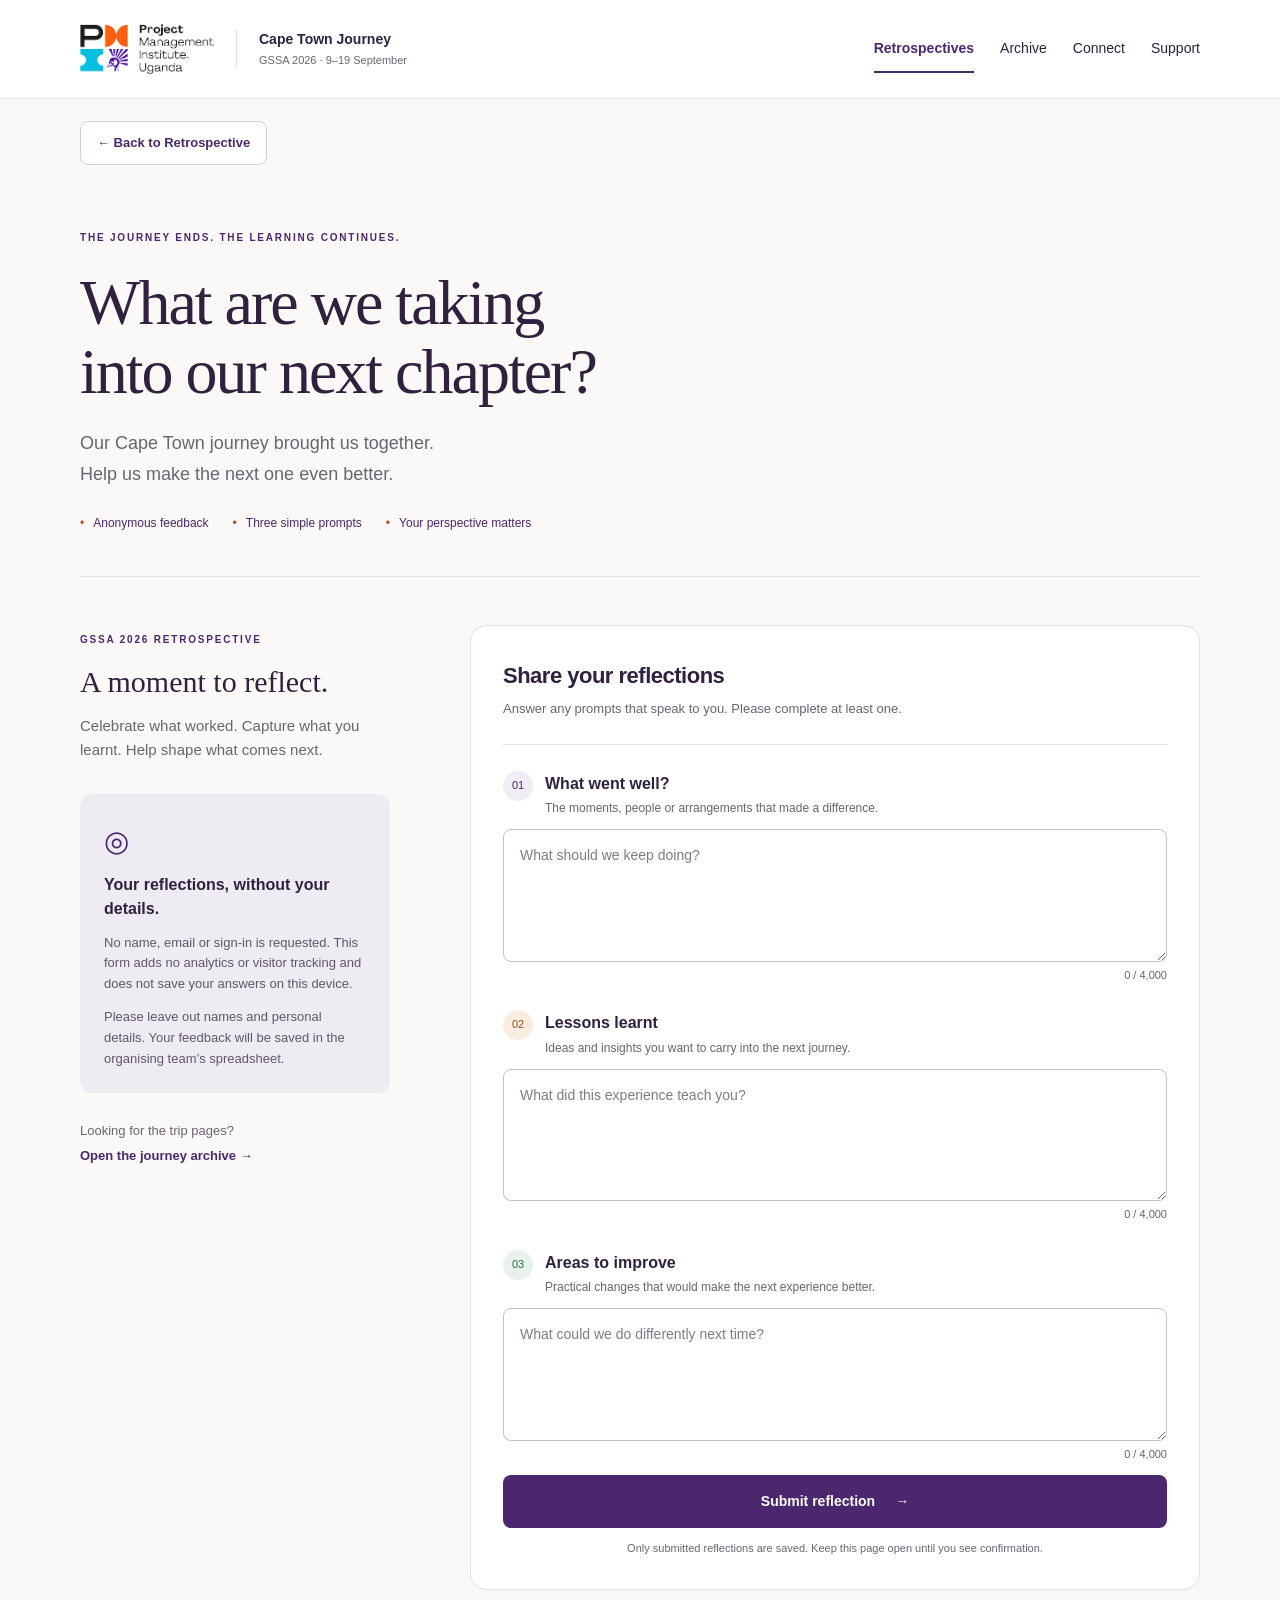
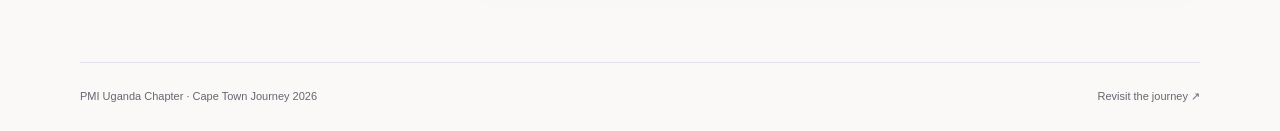
<file: index.html>
<!doctype html>
<html lang="en"><head><meta charset="utf-8"><meta name="viewport" content="width=device-width,initial-scale=1"><meta name="theme-color" content="#32204d"><meta name="description" content="Reflect on the PMI Uganda Cape Town journey and revisit our journey archive."><title>Retrospectives · PMI Uganda GSSA 2026</title><link rel="icon" href="app-icon.png"><link rel="manifest" href="manifest.webmanifest"><link rel="stylesheet" href="retrospectives.css"></head><body><a class="skip" href="#main">Skip to content</a><header><div class="shell top"><a class="brand" href="index.html"><img src="PMI-Logo-Uganda.png" alt="PMI Uganda Chapter"><span>Cape Town Journey<small>GSSA 2026 · 9–19 September</small></span></a><nav aria-label="Main navigation"><a href="index.html" aria-current="page">Retrospectives</a><a href="archive.html" >Archive</a><a href="connect.html">Connect</a><a href="support.html">Support</a></nav></div></header><div class="shell back-row"><a class="back-button" href="index.html">← Back to Retrospective</a></div><main id="main"><section class="intro shell"><div class="eyebrow">THE JOURNEY ENDS. THE LEARNING CONTINUES.</div><h1>What are we taking<br>into our next chapter?</h1><p>Our Cape Town journey brought us together.<br>Help us make the next one even better.</p><div class="intro-meta"><span>Anonymous feedback</span><span>Three simple prompts</span><span>Your perspective matters</span></div></section><div class="shell layout"><aside class="context"><span class="eyebrow">GSSA 2026 RETROSPECTIVE</span><h2>A moment to reflect.</h2><p>Celebrate what worked. Capture what you learnt. Help shape what comes next.</p><div class="privacy"><span class="privacy-icon" aria-hidden="true">◎</span><h3>Your reflections, without your details.</h3><p>No name, email or sign-in is requested. This form adds no analytics or visitor tracking and does not save your answers on this device.</p><p>Please leave out names and personal details. Your feedback will be saved in the organising team’s spreadsheet.</p></div><a class="archive-link" href="archive.html">Looking for the trip pages? <span>Open the journey archive →</span></a></aside><div><form id="retroForm" autocomplete="off"><div class="form-heading"><h2>Share your reflections</h2><p>Answer any prompts that speak to you. Please complete at least one.</p></div><section class="prompt"><div class="prompt-heading"><span class="number">01</span><div><label for="went_well">What went well?</label><p id="went_well-hint">The moments, people or arrangements that made a difference.</p></div></div><textarea id="went_well" name="went_well" rows="4" maxlength="4000" aria-describedby="went_well-hint went_well-count" placeholder="What should we keep doing?"></textarea><div class="count" id="went_well-count">0 / 4,000</div></section><section class="prompt"><div class="prompt-heading"><span class="number">02</span><div><label for="lessons_learnt">Lessons learnt</label><p id="lessons_learnt-hint">Ideas and insights you want to carry into the next journey.</p></div></div><textarea id="lessons_learnt" name="lessons_learnt" rows="4" maxlength="4000" aria-describedby="lessons_learnt-hint lessons_learnt-count" placeholder="What did this experience teach you?"></textarea><div class="count" id="lessons_learnt-count">0 / 4,000</div></section><section class="prompt"><div class="prompt-heading"><span class="number">03</span><div><label for="areas_to_improve">Areas to improve</label><p id="areas_to_improve-hint">Practical changes that would make the next experience better.</p></div></div><textarea id="areas_to_improve" name="areas_to_improve" rows="4" maxlength="4000" aria-describedby="areas_to_improve-hint areas_to_improve-count" placeholder="What could we do differently next time?"></textarea><div class="count" id="areas_to_improve-count">0 / 4,000</div></section><div class="submit-area"><p id="formStatus" role="status" tabindex="-1"></p><button class="primary" id="submitRetro" type="submit">Submit reflection <span aria-hidden="true">→</span></button><p class="small">Only submitted reflections are saved. Keep this page open until you see confirmation.</p></div></form><section class="success" id="success" hidden tabindex="-1"><span class="success-mark" aria-hidden="true">✓</span><div class="eyebrow">REFLECTION RECEIVED</div><h2>Thank you for helping<br>us grow.</h2><p>Your reflection has been saved for the organising team to review.</p><a class="primary" href="archive.html">Explore the archive →</a><button class="text-button" id="another" type="button">Share another reflection</button></section><noscript><p>Enable JavaScript to submit a reflection.</p></noscript></div></div></main><footer class="shell footer"><span>PMI Uganda Chapter · Cape Town Journey 2026</span><a href="archive.html">Revisit the journey ↗</a></footer><script src="retrospectives.js"></script></body></html>
</file>
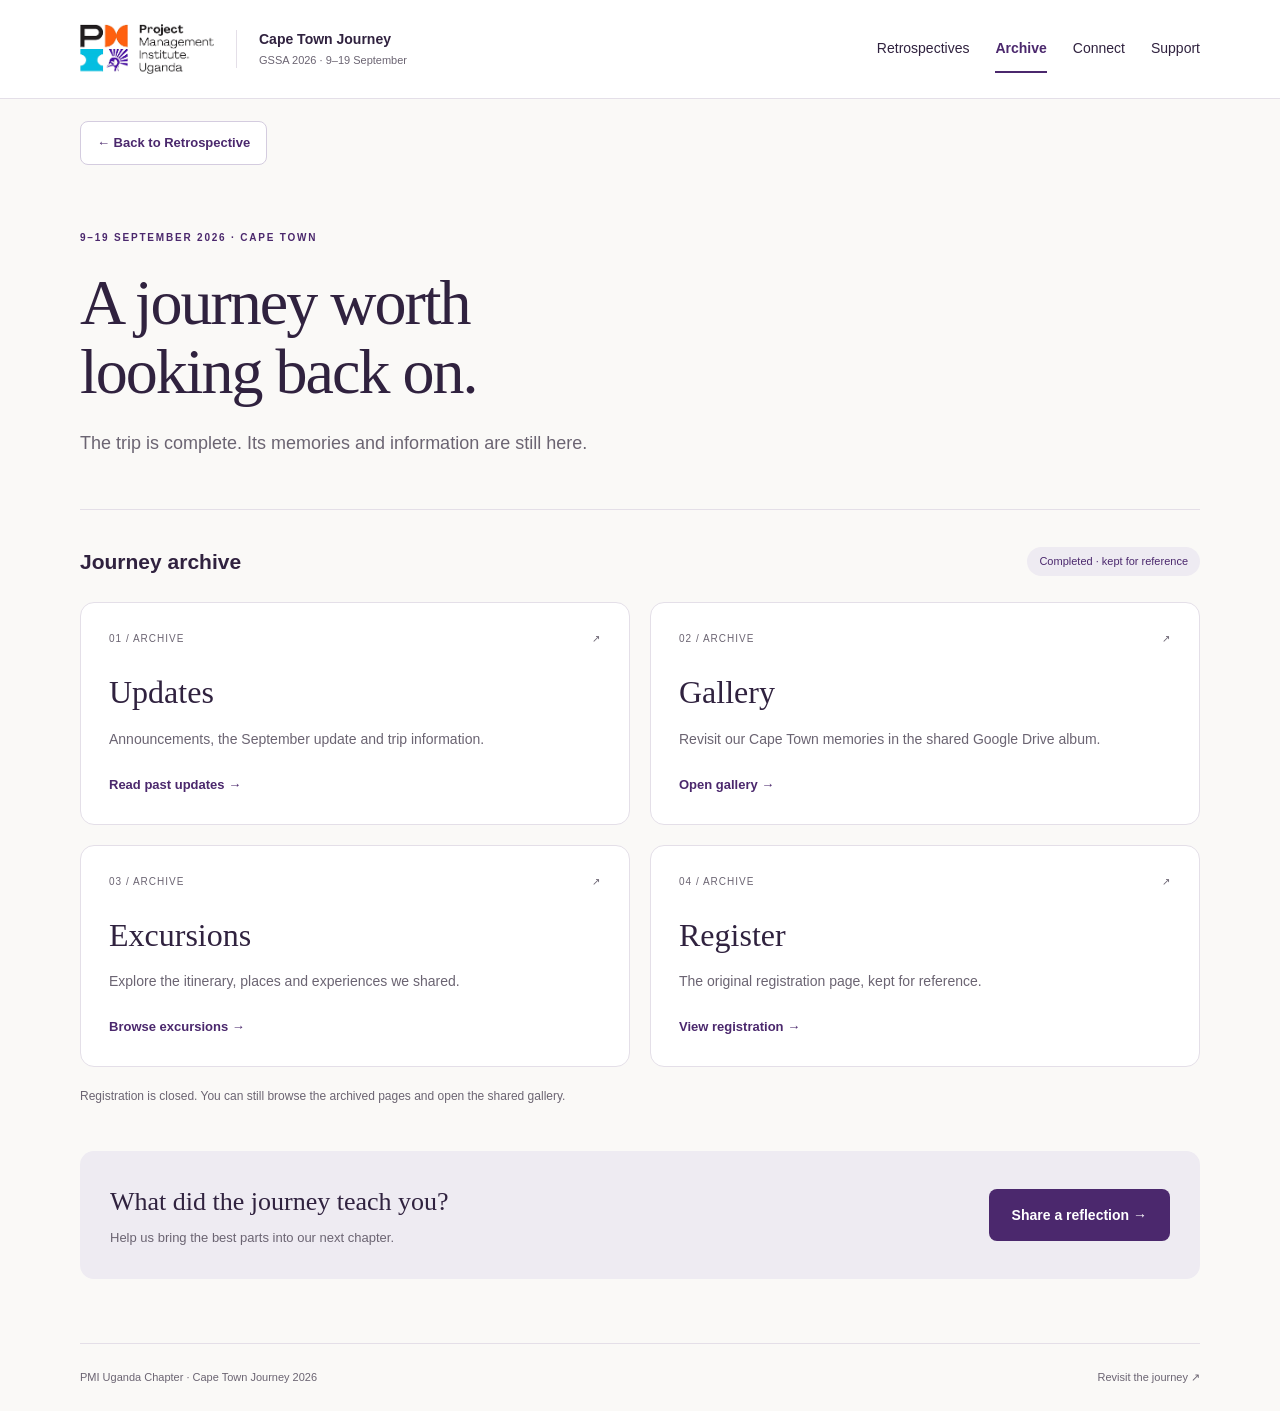
<file: archive.html>
<!doctype html>
<html lang="en"><head><meta charset="utf-8"><meta name="viewport" content="width=device-width,initial-scale=1"><meta name="theme-color" content="#32204d"><meta name="description" content="Reflect on the PMI Uganda Cape Town journey and revisit our journey archive."><title>Archive · PMI Uganda GSSA 2026</title><link rel="icon" href="app-icon.png"><link rel="manifest" href="manifest.webmanifest"><link rel="stylesheet" href="retrospectives.css"></head><body><a class="skip" href="#main">Skip to content</a><header><div class="shell top"><a class="brand" href="index.html"><img src="PMI-Logo-Uganda.png" alt="PMI Uganda Chapter"><span>Cape Town Journey<small>GSSA 2026 · 9–19 September</small></span></a><nav aria-label="Main navigation"><a href="index.html" >Retrospectives</a><a href="archive.html" aria-current="page">Archive</a><a href="connect.html">Connect</a><a href="support.html">Support</a></nav></div></header><div class="shell back-row"><a class="back-button" href="index.html">← Back to Retrospective</a></div><main id="main"><section class="intro shell archive-intro"><div class="eyebrow">9–19 SEPTEMBER 2026 · CAPE TOWN</div><h1>A journey worth<br>looking back on.</h1><p>The trip is complete. Its memories and information are still here.</p></section><section class="shell archive-section"><div class="archive-heading"><h2>Journey archive</h2><span class="closed">Completed · kept for reference</span></div><div class="archive-grid"><a class="archive-card" href="journey.html#updates"><span class="card-top"><span>01 / ARCHIVE</span><span aria-hidden="true">↗</span></span><h3>Updates</h3><p>Announcements, the September update and trip information.</p><span class="card-action">Read past updates →</span></a><a class="archive-card" href="gallery.html"><span class="card-top"><span>02 / ARCHIVE</span><span aria-hidden="true">↗</span></span><h3>Gallery</h3><p>Revisit our Cape Town memories in the shared Google Drive album.</p><span class="card-action">Open gallery →</span></a><a class="archive-card" href="journey.html#album"><span class="card-top"><span>03 / ARCHIVE</span><span aria-hidden="true">↗</span></span><h3>Excursions</h3><p>Explore the itinerary, places and experiences we shared.</p><span class="card-action">Browse excursions →</span></a><a class="archive-card" href="journey.html#register"><span class="card-top"><span>04 / ARCHIVE</span><span aria-hidden="true">↗</span></span><h3>Register</h3><p>The original registration page, kept for reference.</p><span class="card-action">View registration →</span></a></div><p class="archive-note">Registration is closed. You can still browse the archived pages and open the shared gallery.</p><div class="reflect-banner"><div><h2>What did the journey teach you?</h2><p>Help us bring the best parts into our next chapter.</p></div><a class="primary" href="index.html">Share a reflection →</a></div></section></main><footer class="shell footer"><span>PMI Uganda Chapter · Cape Town Journey 2026</span><a href="archive.html">Revisit the journey ↗</a></footer><script>if("serviceWorker" in navigator) navigator.serviceWorker.register("./sw.js").catch(()=>{});</script></body></html>
</file>
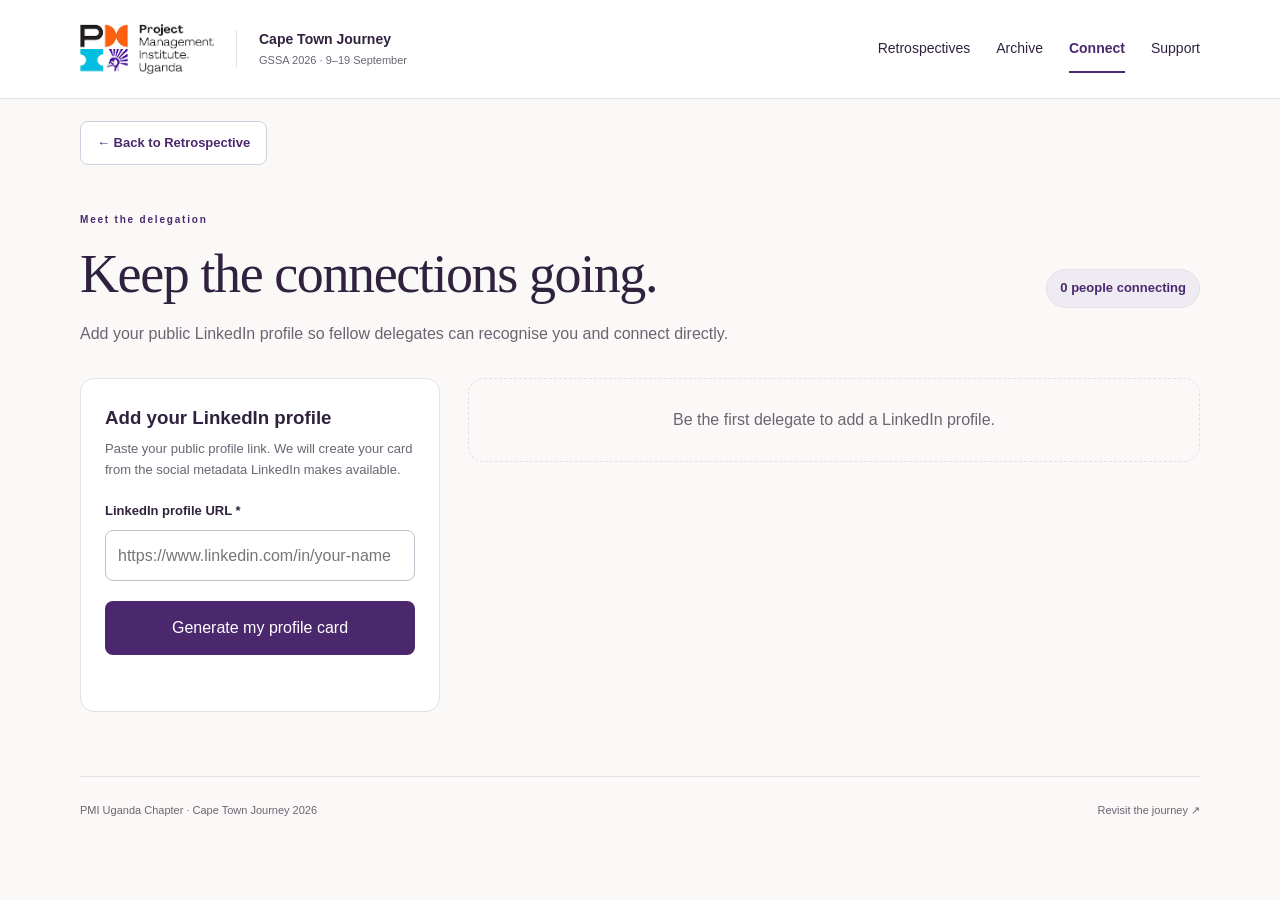
<file: connect.html>
<!doctype html><html lang="en"><head><meta charset="utf-8"><meta name="viewport" content="width=device-width,initial-scale=1"><meta name="theme-color" content="#32204d"><title>Connect · PMI Uganda GSSA 2026</title><link rel="icon" href="app-icon.png"><link rel="manifest" href="manifest.webmanifest"><link rel="stylesheet" href="retrospectives.css"><link rel="stylesheet" href="community.css"></head><body><a class="skip" href="#main">Skip to content</a><header><div class="shell top"><a class="brand" href="index.html"><img src="PMI-Logo-Uganda.png" alt="PMI Uganda Chapter"><span>Cape Town Journey<small>GSSA 2026 · 9–19 September</small></span></a><nav aria-label="Main navigation"><a href="index.html">Retrospectives</a><a href="archive.html" >Archive</a><a href="connect.html" aria-current="page">Connect</a><a href="support.html">Support</a></nav></div></header><div class="shell back-row"><a class="back-button" href="index.html">← Back to Retrospective</a></div><main id="main"><section class="block connect-block" id="connect" aria-labelledby="connectTitle">
  <div class="wrap">
    <span class="eyebrow">Meet the delegation</span>
    <div class="connect-head">
      <div>
        <h1 class="page-title" id="connectTitle">Keep the connections going.</h1>
        <p class="sub">Add your public LinkedIn profile so fellow delegates can recognise you and connect directly.</p>
      </div>
      <span class="connect-count" id="connectCount" aria-live="polite">0 people connecting</span>
    </div>
    <div class="connect-layout">
      <form class="connect-form" id="connectForm">
        <h3>Add your LinkedIn profile</h3>
        <p>Paste your public profile link. We will create your card from the social metadata LinkedIn makes available.</p>
        <div class="field">
          <label for="linkedinUrl">LinkedIn profile URL <span class="req">*</span></label>
          <input id="linkedinUrl" name="linkedin_url" type="url" inputmode="url" autocomplete="url" required placeholder="https://www.linkedin.com/in/your-name" />
        </div>
        <button class="submit" id="connectSubmit" type="submit">Generate my profile card</button>
        <div class="connect-msg" id="connectMsg" role="status"></div>
      </form>
      <div class="connect-grid" id="connectGrid" aria-live="polite"></div>
    </div>
  </div>
</section></main><footer class="shell footer"><span>PMI Uganda Chapter · Cape Town Journey 2026</span><a href="archive.html">Revisit the journey ↗</a></footer><script src="connect.js"></script><script>if("serviceWorker" in navigator)navigator.serviceWorker.register("./sw.js").catch(()=>{});</script></body></html>
</file>
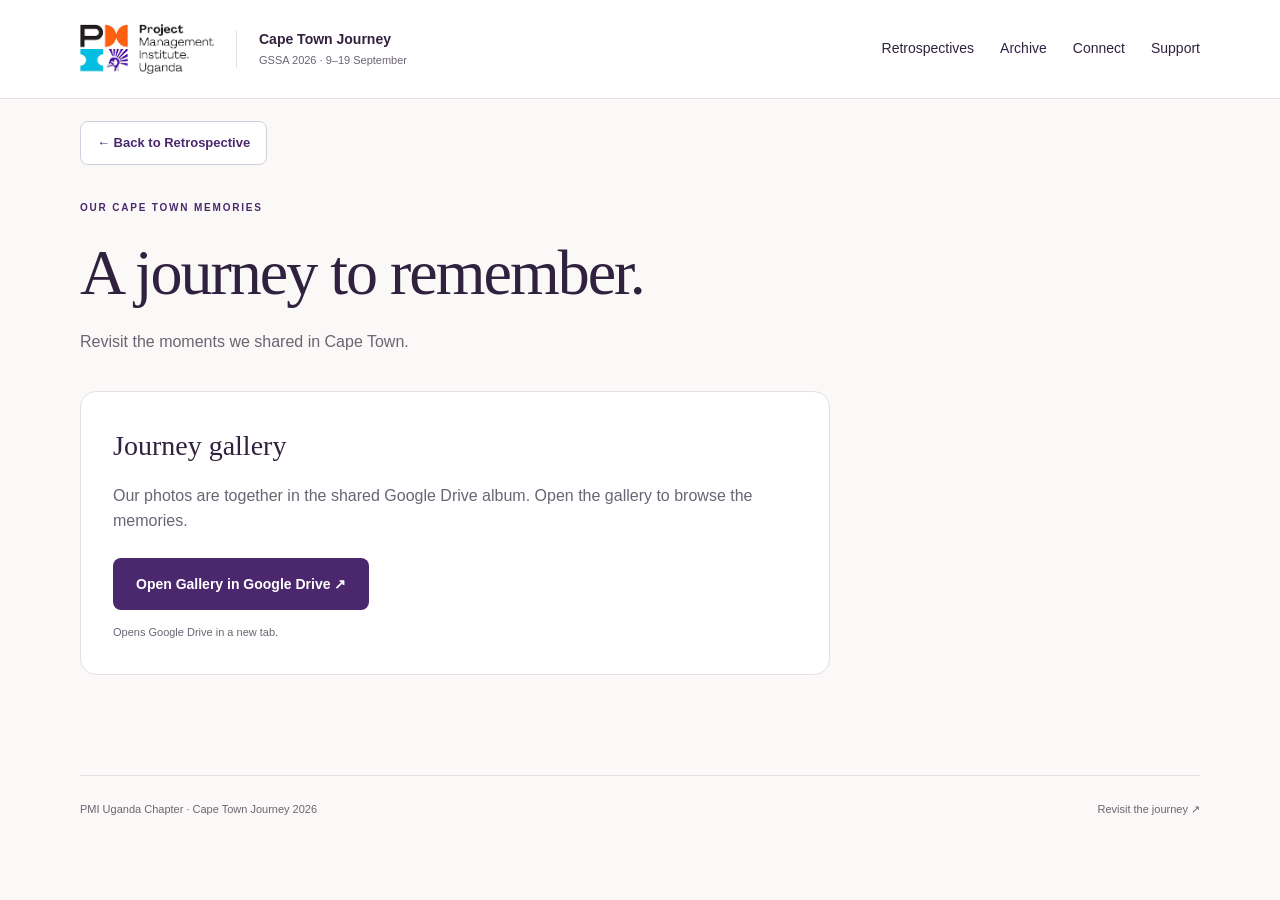
<file: gallery.html>
<!doctype html><html lang="en"><head><meta charset="utf-8"><meta name="viewport" content="width=device-width,initial-scale=1"><meta name="theme-color" content="#32204d"><title>Gallery · PMI Uganda GSSA 2026</title><link rel="icon" href="app-icon.png"><link rel="manifest" href="manifest.webmanifest"><link rel="stylesheet" href="retrospectives.css"><link rel="stylesheet" href="community.css"></head><body><a class="skip" href="#main">Skip to content</a><header><div class="shell top"><a class="brand" href="index.html"><img src="PMI-Logo-Uganda.png" alt="PMI Uganda Chapter"><span>Cape Town Journey<small>GSSA 2026 · 9–19 September</small></span></a><nav aria-label="Main navigation"><a href="index.html">Retrospectives</a><a href="archive.html" >Archive</a><a href="connect.html">Connect</a><a href="support.html">Support</a></nav></div></header><div class="shell back-row"><a class="back-button" href="index.html">← Back to Retrospective</a></div><main id="main"><section class="shell archive-section"><div class="eyebrow">OUR CAPE TOWN MEMORIES</div><h1>A journey to remember.</h1><p class="sub">Revisit the moments we shared in Cape Town.</p><div class="gallery-box"><h2>Journey gallery</h2><p>Our photos are together in the shared Google Drive album. Open the gallery to browse the memories.</p><a class="primary" href="https://drive.google.com/drive/folders/1PMlwA8EriPjg7OmfKvftVEdtlxUf18Ed?usp=sharing" target="_blank" rel="noopener noreferrer">Open Gallery in Google Drive ↗</a><p class="small">Opens Google Drive in a new tab.</p></div></section></main><footer class="shell footer"><span>PMI Uganda Chapter · Cape Town Journey 2026</span><a href="archive.html">Revisit the journey ↗</a></footer><script>if("serviceWorker" in navigator)navigator.serviceWorker.register("./sw.js").catch(()=>{});</script></body></html>
</file>
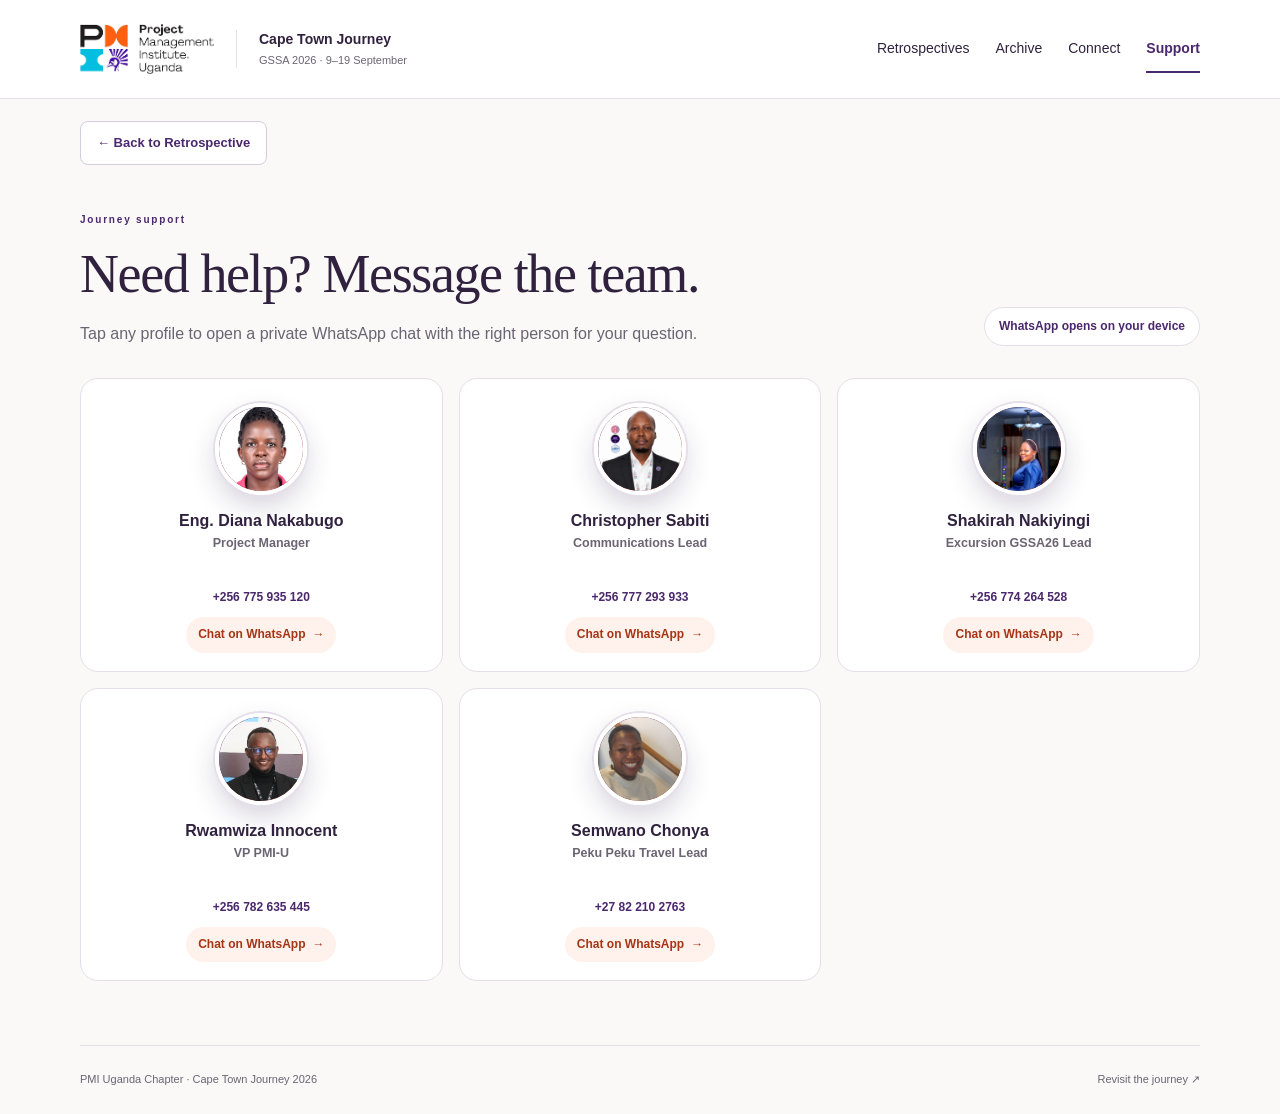
<file: support.html>
<!doctype html><html lang="en"><head><meta charset="utf-8"><meta name="viewport" content="width=device-width,initial-scale=1"><meta name="theme-color" content="#32204d"><title>Support · PMI Uganda GSSA 2026</title><link rel="icon" href="app-icon.png"><link rel="manifest" href="manifest.webmanifest"><link rel="stylesheet" href="retrospectives.css"><link rel="stylesheet" href="community.css"></head><body><a class="skip" href="#main">Skip to content</a><header><div class="shell top"><a class="brand" href="index.html"><img src="PMI-Logo-Uganda.png" alt="PMI Uganda Chapter"><span>Cape Town Journey<small>GSSA 2026 · 9–19 September</small></span></a><nav aria-label="Main navigation"><a href="index.html">Retrospectives</a><a href="archive.html" >Archive</a><a href="connect.html">Connect</a><a href="support.html" aria-current="page">Support</a></nav></div></header><div class="shell back-row"><a class="back-button" href="index.html">← Back to Retrospective</a></div><main id="main"><section class="block support-block" id="support" aria-labelledby="supportTitle">
  <div class="wrap">
    <div class="support-head">
      <div>
        <span class="eyebrow">Journey support</span>
        <h1 class="page-title" id="supportTitle">Need help? Message the team.</h1>
        <p class="sub">Tap any profile to open a private WhatsApp chat with the right person for your question.</p>
      </div>
      <div class="support-hint" aria-hidden="true">WhatsApp opens on your device</div>
    </div>

    <div class="support-grid">
      <a class="support-card" href="https://wa.me/256775935120" target="_blank" rel="noopener noreferrer" aria-label="Message Eng. Diana Nakabugo, Project Manager, on WhatsApp">
        <span class="profile-thumb"><img src="Profile%20Pics/Eng.%20Diana%20Nakabugo.jpeg" alt="Eng. Diana Nakabugo" loading="lazy" /></span>
        <h3>Eng. Diana Nakabugo</h3>
        <span class="support-role">Project Manager</span>
        <span class="support-phone">+256 775 935 120</span>
        <span class="whatsapp-action">Chat on WhatsApp <span aria-hidden="true">&rarr;</span></span>
      </a>

      <a class="support-card" href="https://wa.me/256777293933" target="_blank" rel="noopener noreferrer" aria-label="Message Christopher Sabiti, Communications Lead, on WhatsApp">
        <span class="profile-thumb"><img src="Profile%20Pics/Christopher%20Sabiti.png" alt="Christopher Sabiti" loading="lazy" /></span>
        <h3>Christopher Sabiti</h3>
        <span class="support-role">Communications Lead</span>
        <span class="support-phone">+256 777 293 933</span>
        <span class="whatsapp-action">Chat on WhatsApp <span aria-hidden="true">&rarr;</span></span>
      </a>

      <a class="support-card" href="https://wa.me/256774264528" target="_blank" rel="noopener noreferrer" aria-label="Message Shakirah Nakiyingi, Excursion GSSA26 Lead, on WhatsApp">
        <span class="profile-thumb"><img src="Profile%20Pics/Shakirah%20Nakiyingi.jpeg" alt="Shakirah Nakiyingi" loading="lazy" /></span>
        <h3>Shakirah Nakiyingi</h3>
        <span class="support-role">Excursion GSSA26 Lead</span>
        <span class="support-phone">+256 774 264 528</span>
        <span class="whatsapp-action">Chat on WhatsApp <span aria-hidden="true">&rarr;</span></span>
      </a>

      <a class="support-card" href="https://wa.me/256782635445" target="_blank" rel="noopener noreferrer" aria-label="Message Rwamwiza Innocent, VP PMI-U, on WhatsApp">
        <span class="profile-thumb"><img src="Profile%20Pics/Rwamwiza%20innocent.png" alt="Rwamwiza Innocent" loading="lazy" /></span>
        <h3>Rwamwiza Innocent</h3>
        <span class="support-role">VP PMI-U</span>
        <span class="support-phone">+256 782 635 445</span>
        <span class="whatsapp-action">Chat on WhatsApp <span aria-hidden="true">&rarr;</span></span>
      </a>

      <a class="support-card" href="https://wa.me/27822102763" target="_blank" rel="noopener noreferrer" aria-label="Message Semwano Chonya, Peku Peku Travel Lead, on WhatsApp">
        <span class="profile-thumb"><img src="Profile%20Pics/Semwano%20Chonya.jpeg" alt="Semwano Chonya" loading="lazy" /></span>
        <h3>Semwano Chonya</h3>
        <span class="support-role">Peku Peku Travel Lead</span>
        <span class="support-phone">+27 82 210 2763</span>
        <span class="whatsapp-action">Chat on WhatsApp <span aria-hidden="true">&rarr;</span></span>
      </a>
    </div>
  </div>
</section></main><footer class="shell footer"><span>PMI Uganda Chapter · Cape Town Journey 2026</span><a href="archive.html">Revisit the journey ↗</a></footer><script>if("serviceWorker" in navigator)navigator.serviceWorker.register("./sw.js").catch(()=>{});</script></body></html>
</file>
<file: retrospectives.css>
:root{--ink:#30223f;--purple:#4b286d;--muted:#6b6472;--line:#e4dfe8;--paper:#faf9f7;--orange:#bd4520}*{box-sizing:border-box}body{margin:0;background:var(--paper);color:var(--ink);font:16px/1.6 -apple-system,BlinkMacSystemFont,"Segoe UI",sans-serif}a{color:inherit}button,textarea{font:inherit}button,a,textarea{-webkit-tap-highlight-color:transparent}a:focus-visible,button:focus-visible,textarea:focus-visible,[tabindex="-1"]:focus-visible{outline:3px solid #a45a13;outline-offset:4px}.shell{width:min(1120px,calc(100% - 64px));margin:auto}header{background:#fff;border-bottom:1px solid var(--line)}.top{display:flex;align-items:center;justify-content:space-between;gap:24px;min-height:98px}.brand{display:flex;align-items:center;gap:22px;text-decoration:none;font-size:14px;font-weight:650;line-height:1.4}.brand img{width:134px;height:auto}.brand span{border-left:1px solid var(--line);padding-left:22px}.brand small{display:block;font-size:11px;color:var(--muted);font-weight:400;margin-top:4px}nav{display:flex;gap:26px;align-items:center;font-size:14px}nav a{text-decoration:none;padding:12px 0;border-bottom:2px solid transparent}nav a[aria-current]{color:var(--purple);font-weight:700;border-color:var(--purple)}nav a:hover{color:var(--orange)}.intro{padding-top:65px;padding-bottom:42px;border-bottom:1px solid var(--line)}.eyebrow{font-size:10px;letter-spacing:1.8px;font-weight:750;color:var(--purple)}h1{font-family:Georgia,"Times New Roman",serif;font-weight:400;font-size:clamp(40px,5vw,64px);line-height:1.08;letter-spacing:-2px;margin:22px 0}h2,h3,p{margin:0} .intro>p{color:var(--muted);font-size:18px;line-height:1.7}.intro-meta{display:flex;gap:24px;margin-top:25px;font-size:12px;color:var(--purple)}.intro-meta span:before{content:'•';margin-right:9px;color:var(--orange)}.layout{display:grid;grid-template-columns:310px 1fr;gap:80px;padding-top:48px;padding-bottom:72px}.context h2{font-family:Georgia,serif;font-size:30px;font-weight:400;line-height:1.2;margin:14px 0}.context>p{color:var(--muted);font-size:15px}.privacy{background:#eeebf2;padding:24px;border-radius:12px;margin-top:32px}.privacy-icon{font-size:29px;color:var(--purple)}.privacy h3{font-size:16px;line-height:1.5;margin:8px 0 12px}.privacy p{font-size:13px;color:#60576a}.privacy p+p{margin-top:12px}.archive-link{font-size:13px;display:block;margin-top:28px;color:var(--muted);text-decoration:none}.archive-link span{display:block;color:var(--purple);font-weight:650;margin-top:4px}form,.success{background:white;border:1px solid var(--line);border-radius:16px;padding:32px;box-shadow:0 8px 30px #30223f04}.form-heading{padding-bottom:24px;border-bottom:1px solid var(--line)}.form-heading h2{font-size:22px;letter-spacing:-.5px}.form-heading p{font-size:13px;color:var(--muted);margin-top:6px}.prompt{padding-top:26px}.prompt-heading{display:flex;align-items:flex-start;gap:12px;margin-bottom:12px}.number{font-size:11px;color:var(--purple);background:#f0edf5;border-radius:50%;width:30px;height:30px;display:grid;place-items:center;flex-shrink:0}.prompt:nth-of-type(2) .number{background:#f9eddf;color:#905018}.prompt:nth-of-type(3) .number{background:#e8f1ec;color:#31684a}label{font-size:16px;font-weight:700}.prompt-heading p{font-size:12px;line-height:1.5;color:var(--muted);margin-top:3px}textarea{display:block;width:100%;min-height:118px;resize:vertical;padding:14px 16px;border:1px solid #c6bfce;border-radius:8px;line-height:1.6;color:var(--ink);background:#fff}textarea::placeholder{color:#827a87;font-size:14px}.count{text-align:right;color:var(--muted);font-size:11px;margin-top:5px}.submit-area{margin-top:12px}.primary{display:inline-flex;align-items:center;justify-content:center;gap:20px;border:0;border-radius:8px;background:var(--purple);color:#fff;font-weight:600;font-size:14px;padding:15px 23px;text-decoration:none;cursor:pointer;min-height:48px}.primary:hover{background:#351a50}.primary:disabled{opacity:.65;cursor:wait}.submit-area .primary{width:100%}.small{font-size:11px;text-align:center;color:var(--muted);margin-top:12px}#formStatus:not(:empty){padding:14px;margin-bottom:16px;border-left:3px solid #ad451e;background:#fff2e9;font-size:14px}.success{text-align:center;padding:55px 30px}.success-mark{display:grid;place-items:center;width:56px;height:56px;border-radius:50%;margin:0 auto 25px;background:#e8f1ec;color:#31684a;font-size:24px}.success h2{font-family:Georgia,serif;font-size:36px;font-weight:400;line-height:1.2;margin:16px 0}.success p{color:var(--muted);margin-bottom:25px}.text-button{display:block;margin:18px auto 0;border:0;background:none;color:var(--purple);text-decoration:underline;cursor:pointer;min-height:44px}.footer{border-top:1px solid var(--line);padding:25px 0;display:flex;justify-content:space-between;font-size:11px;color:var(--muted);gap:20px}.footer a{text-decoration:none}.archive-intro{padding-bottom:50px}.archive-section{padding-top:35px;padding-bottom:64px}.archive-heading{display:flex;justify-content:space-between;align-items:center;gap:15px;margin-bottom:24px}.archive-heading h2{font-size:21px}.closed{font-size:11px;background:#eeebf2;border-radius:24px;padding:6px 12px;color:var(--purple)}.archive-grid{display:grid;grid-template-columns:repeat(2,1fr);gap:20px}.archive-card{display:block;border:1px solid var(--line);border-radius:14px;background:white;padding:28px;text-decoration:none;transition:border-color .2s}.archive-card:hover{border-color:var(--purple)}.card-top{display:flex;justify-content:space-between;font-size:10px;letter-spacing:1px;color:var(--muted)}.archive-card h3{font-family:Georgia,serif;font-weight:400;font-size:32px;margin:20px 0 9px}.archive-card p{font-size:14px;color:var(--muted)}.card-action{display:block;color:var(--purple);font-size:13px;font-weight:650;margin-top:25px}.archive-note{font-size:12px;color:var(--muted);margin-top:20px}.reflect-banner{margin-top:45px;padding:30px;background:#eeebf2;border-radius:14px;display:flex;justify-content:space-between;align-items:center;gap:20px}.reflect-banner h2{font-family:Georgia,serif;font-weight:400;font-size:26px}.reflect-banner p{font-size:13px;color:var(--muted);margin-top:5px}.skip{position:absolute;top:-100px;left:15px;background:#fff;padding:10px;z-index:10}.skip:focus{top:10px}[hidden]{display:none!important}@media(max-width:900px){.brand span{display:none}.layout{grid-template-columns:240px 1fr;gap:32px}nav{gap:20px}form{padding:24px}}@media(max-width:650px){.shell{width:calc(100% - 36px)}.top{flex-direction:column;align-items:flex-start;gap:8px;padding-top:18px}.brand img{width:115px}.brand span{display:block;border:0;padding-left:0;font-size:12px}.brand{gap:16px}nav{width:100%;justify-content:space-between;gap:10px;font-size:12px}.intro{padding-top:38px;padding-bottom:28px}h1{font-size:42px;letter-spacing:-1.3px}.intro>p{font-size:16px}.intro-meta{flex-wrap:wrap;gap:8px 16px;font-size:11px}.intro-meta span:last-child{display:none}.layout{grid-template-columns:1fr;gap:25px;padding-top:28px;padding-bottom:40px}.context>.eyebrow,.context>h2,.context>p,.privacy-icon,.archive-link{display:none}.privacy{margin:0;padding:18px}.privacy h3{margin:0 0 6px}.privacy p{font-size:12px}.privacy p+p{margin-top:7px}form{padding:22px 18px}.form-heading h2{font-size:21px}textarea{font-size:16px}.footer{flex-direction:column;gap:6px}.archive-heading{align-items:flex-start;flex-direction:column}.archive-grid{grid-template-columns:1fr}.reflect-banner{flex-direction:column;align-items:flex-start}.archive-card{padding:24px}}

.back-row{padding-top:22px;padding-bottom:0}.back-button{display:inline-flex;align-items:center;min-height:44px;padding:9px 16px;border:1px solid #d4ccdf;border-radius:8px;background:white;color:#4b286d;font-size:13px;font-weight:650;text-decoration:none}.back-button:hover{background:#eeebf2}.back-button:focus-visible{outline:3px solid #a45a13;outline-offset:3px}
</file>
<file: community.css>
.support-block{background:linear-gradient(180deg,#fff 0%,#f7f3fc 100%);border-top:1px solid var(--line)}
.support-head{display:flex;align-items:end;justify-content:space-between;gap:24px}
.support-hint{display:inline-flex;align-items:center;gap:8px;flex:0 0 auto;background:#fff;border:1px solid var(--line);border-radius:24px;padding:9px 14px;color:var(--purple);font-size:12px;font-weight:800;box-shadow:0 8px 20px rgba(36,19,68,.07)}
.support-grid{display:grid;grid-template-columns:repeat(5,minmax(0,1fr));gap:16px;margin-top:32px}
.support-card{position:relative;display:flex;flex-direction:column;align-items:center;min-height:260px;padding:24px 16px 18px;background:#fff;border:1px solid var(--line);border-radius:18px;text-align:center;text-decoration:none;box-shadow:0 8px 26px rgba(36,19,68,.07);transition:transform .22s,box-shadow .22s,border-color .22s}
.support-card:hover{transform:translateY(-5px);border-color:rgba(240,78,35,.45);box-shadow:var(--shadow)}
.support-card:focus-visible{outline:3px solid var(--orange);outline-offset:3px}
.profile-thumb{width:92px;height:92px;border-radius:50%;overflow:hidden;display:grid;place-items:center;background:linear-gradient(135deg,var(--purple),var(--orange));color:#fff;font-size:26px;font-weight:900;letter-spacing:.5px;border:4px solid #fff;box-shadow:0 0 0 2px var(--line),0 12px 28px rgba(36,19,68,.18)}
.profile-thumb img{width:100%;height:100%;object-fit:cover}
.support-card h3{margin:16px 0 4px;font-size:16px;line-height:1.25}
.support-role{min-height:38px;color:var(--muted);font-size:12.5px;font-weight:700;line-height:1.35}
.support-phone{margin-top:auto;padding-top:15px;color:var(--purple);font-size:12px;font-weight:800}
.whatsapp-action{display:inline-flex;align-items:center;gap:7px;margin-top:10px;padding:8px 12px;border-radius:20px;background:#fff1eb;color:#a53516;font-size:12px;font-weight:900}
@media(max-width:980px){.support-grid{grid-template-columns:repeat(3,1fr)}}
@media(max-width:680px){.support-head{align-items:flex-start;flex-direction:column}.support-grid{grid-template-columns:repeat(2,1fr)}}
@media(max-width:440px){.support-grid{grid-template-columns:1fr}.support-card{min-height:0}.support-role{min-height:0}}

/* connect directory */
.connect-block{background:linear-gradient(145deg,#241344 0%,#3a1a6b 58%,#5a267c 100%);color:#fff}
.connect-block .eyebrow{color:#ff9a72}.connect-block .sub{color:#ddd3ef}
.connect-layout{display:grid;grid-template-columns:360px 1fr;gap:28px;align-items:start;margin-top:32px}
.connect-form{background:#fff;color:var(--ink);border-radius:20px;padding:24px;box-shadow:0 20px 50px rgba(12,5,28,.3)}
.connect-form h3{margin:0 0 6px}.connect-form p{margin:0 0 18px;color:var(--muted);font-size:13px}
.connect-form .submit{margin-top:0}.connect-msg{min-height:20px;margin-top:12px;font-size:13px;font-weight:700}.connect-msg.ok{color:#1c7a3e}.connect-msg.err{color:#b3261e}
.connect-head{display:flex;align-items:center;justify-content:space-between;gap:16px;margin-bottom:16px}.connect-count{display:inline-flex;align-items:center;gap:7px;background:rgba(255,255,255,.12);border:1px solid rgba(255,255,255,.2);padding:8px 13px;border-radius:22px;font-weight:800;font-size:13px;white-space:nowrap}
.connect-grid{display:grid;grid-template-columns:repeat(2,minmax(0,1fr));gap:14px}
.connect-card{display:flex;gap:14px;align-items:center;background:#fff;color:var(--ink);border-radius:16px;padding:16px;text-decoration:none;min-width:0;transition:transform .2s,box-shadow .2s}
.connect-card:hover{transform:translateY(-3px);box-shadow:0 14px 30px rgba(8,3,20,.28)}.connect-avatar{flex:0 0 60px;width:60px;height:60px;border-radius:14px;overflow:hidden;display:grid;place-items:center;background:linear-gradient(135deg,var(--orange),var(--purple));color:#fff;font-size:20px;font-weight:900}.connect-avatar img{width:100%;height:100%;object-fit:cover}
.connect-card-copy{min-width:0}.connect-card h3{font-size:15px;margin:0 0 3px;white-space:nowrap;overflow:hidden;text-overflow:ellipsis}.connect-card p{font-size:12px;color:var(--muted);margin:0;display:-webkit-box;-webkit-line-clamp:2;-webkit-box-orient:vertical;overflow:hidden}.linkedin-label{display:block;color:#0a66c2;font-size:11px;font-weight:900;margin-top:6px}.connect-empty{border:1px dashed rgba(255,255,255,.32);border-radius:16px;padding:28px;color:#ddd3ef;text-align:center;grid-column:1/-1}
@media(max-width:900px){.connect-layout{grid-template-columns:1fr}.connect-form{max-width:620px}.connect-grid{grid-template-columns:repeat(2,minmax(0,1fr))}}
@media(max-width:600px){.connect-grid{grid-template-columns:1fr}.connect-head{align-items:flex-start;flex-direction:column}}

/* footer */

.wrap{width:min(1120px,calc(100% - 64px));margin:auto}.block{padding:40px 0 64px}.page-title{font-family:Georgia,serif;font-size:clamp(36px,4.6vw,54px);line-height:1.15;letter-spacing:-1.4px;font-weight:400;margin:12px 0 16px}.sub{color:var(--muted);font-size:16px}.support-block,.connect-block{background:transparent;color:var(--ink);border:0}.connect-block .eyebrow{color:var(--purple)}.connect-block .sub{color:var(--muted)}.connect-count{background:#eeebf2;border-color:var(--line);color:var(--purple)}.connect-empty{color:var(--muted);border-color:var(--line)}.connect-form{border:1px solid var(--line);box-shadow:none;border-radius:14px}.connect-form .field{margin:20px 0}.connect-form label{display:block;font-size:13px;margin-bottom:8px}.connect-form input{width:100%;padding:12px;border:1px solid #c6bfce;border-radius:8px;font:inherit;min-width:0}.connect-form .submit{width:100%;border:0;border-radius:8px;padding:14px;background:var(--purple);color:white;font:inherit;cursor:pointer}.connect-form .submit:disabled{opacity:.6}.connect-form input:focus-visible{outline:3px solid #a45a13;outline-offset:3px}.connect-card{border:1px solid var(--line)}.connect-avatar{background:var(--purple)}.support-grid{grid-template-columns:repeat(3,minmax(0,1fr))}.support-card{box-shadow:none}.support-hint{box-shadow:none}.gallery-box{max-width:750px;margin:36px 0;padding:32px;border:1px solid var(--line);border-radius:16px;background:#fff}.gallery-box h2{font-family:Georgia,serif;font-size:28px;font-weight:400}.gallery-box p{margin:14px 0 24px;color:var(--muted)}.gallery-box .small{text-align:left;margin-bottom:0}@media(max-width:650px){.wrap{width:calc(100% - 36px)}.block{padding-top:22px}.support-grid{grid-template-columns:1fr}.gallery-box{padding:24px}.connect-layout{grid-template-columns:1fr}.connect-head{align-items:flex-start;flex-direction:column}.connect-form{width:100%;min-width:0}.connect-layout>*{min-width:0}.support-head{align-items:flex-start;flex-direction:column}}
</file>
